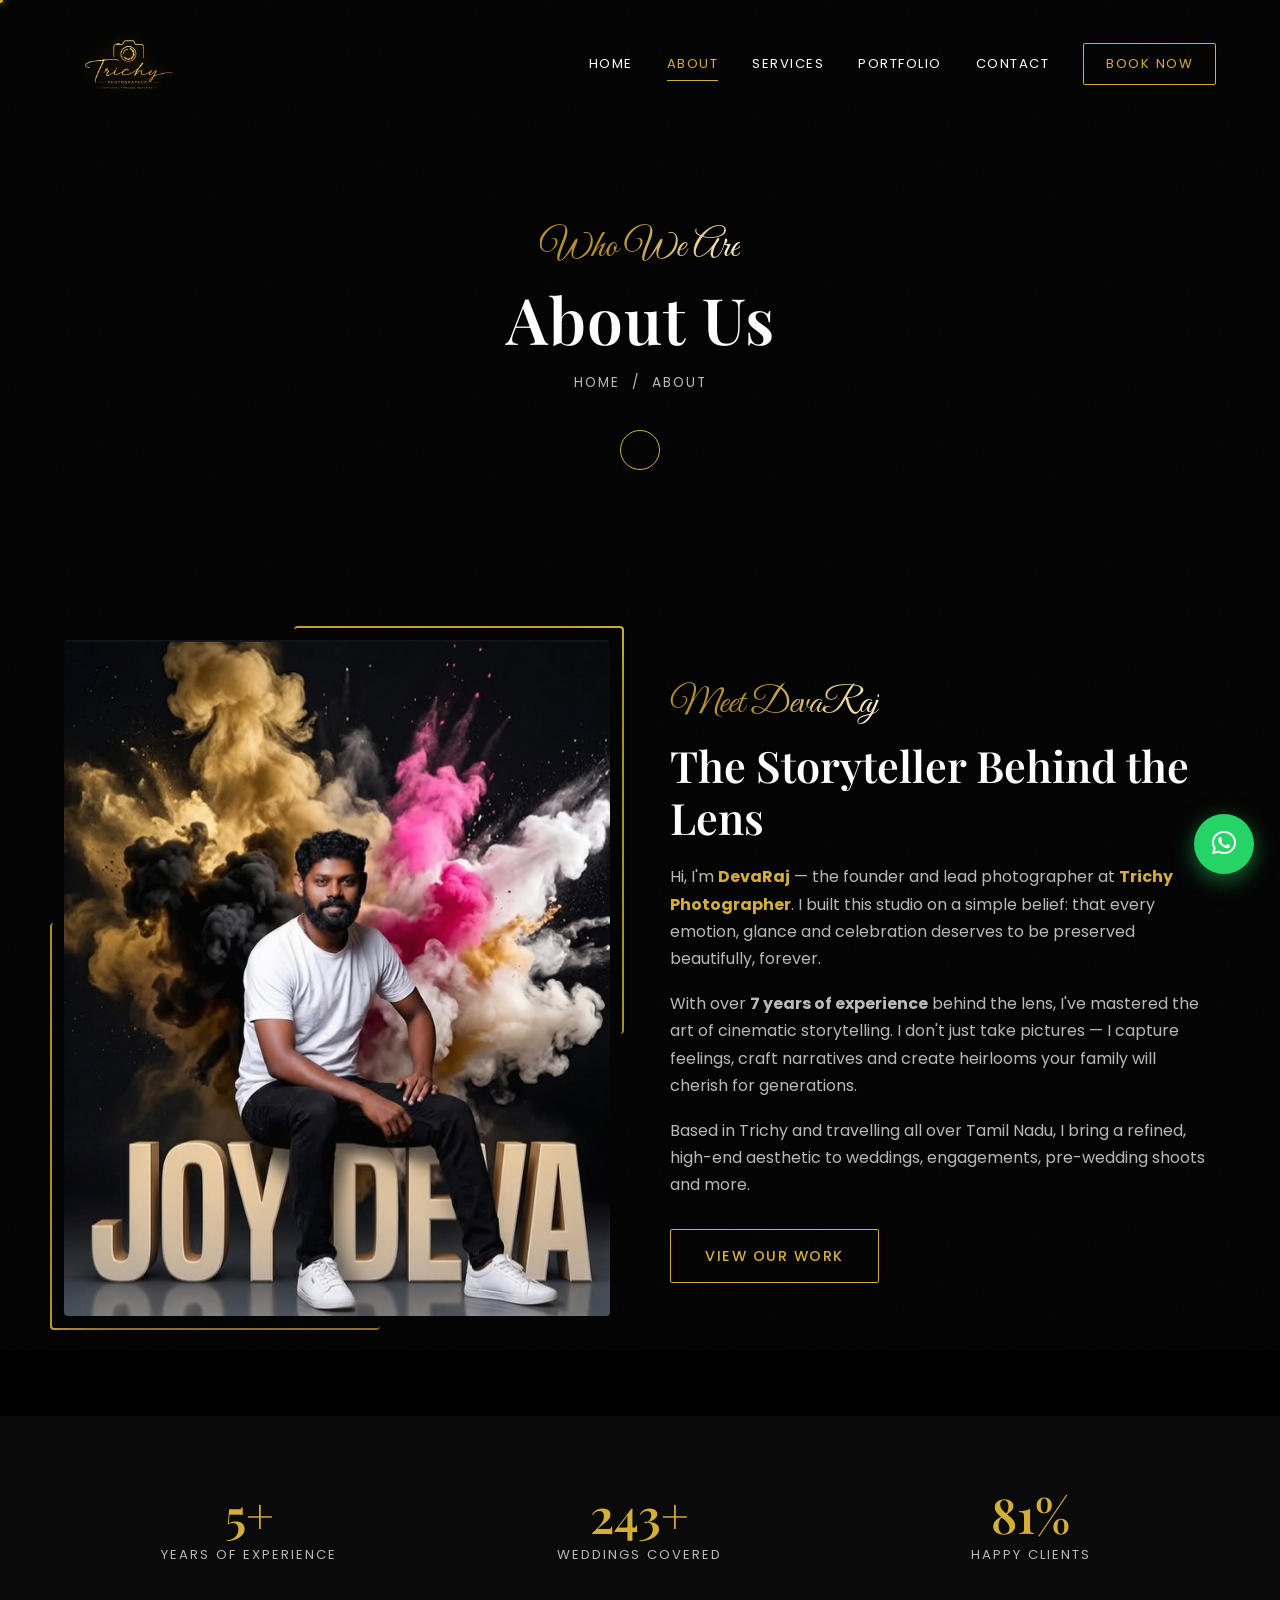
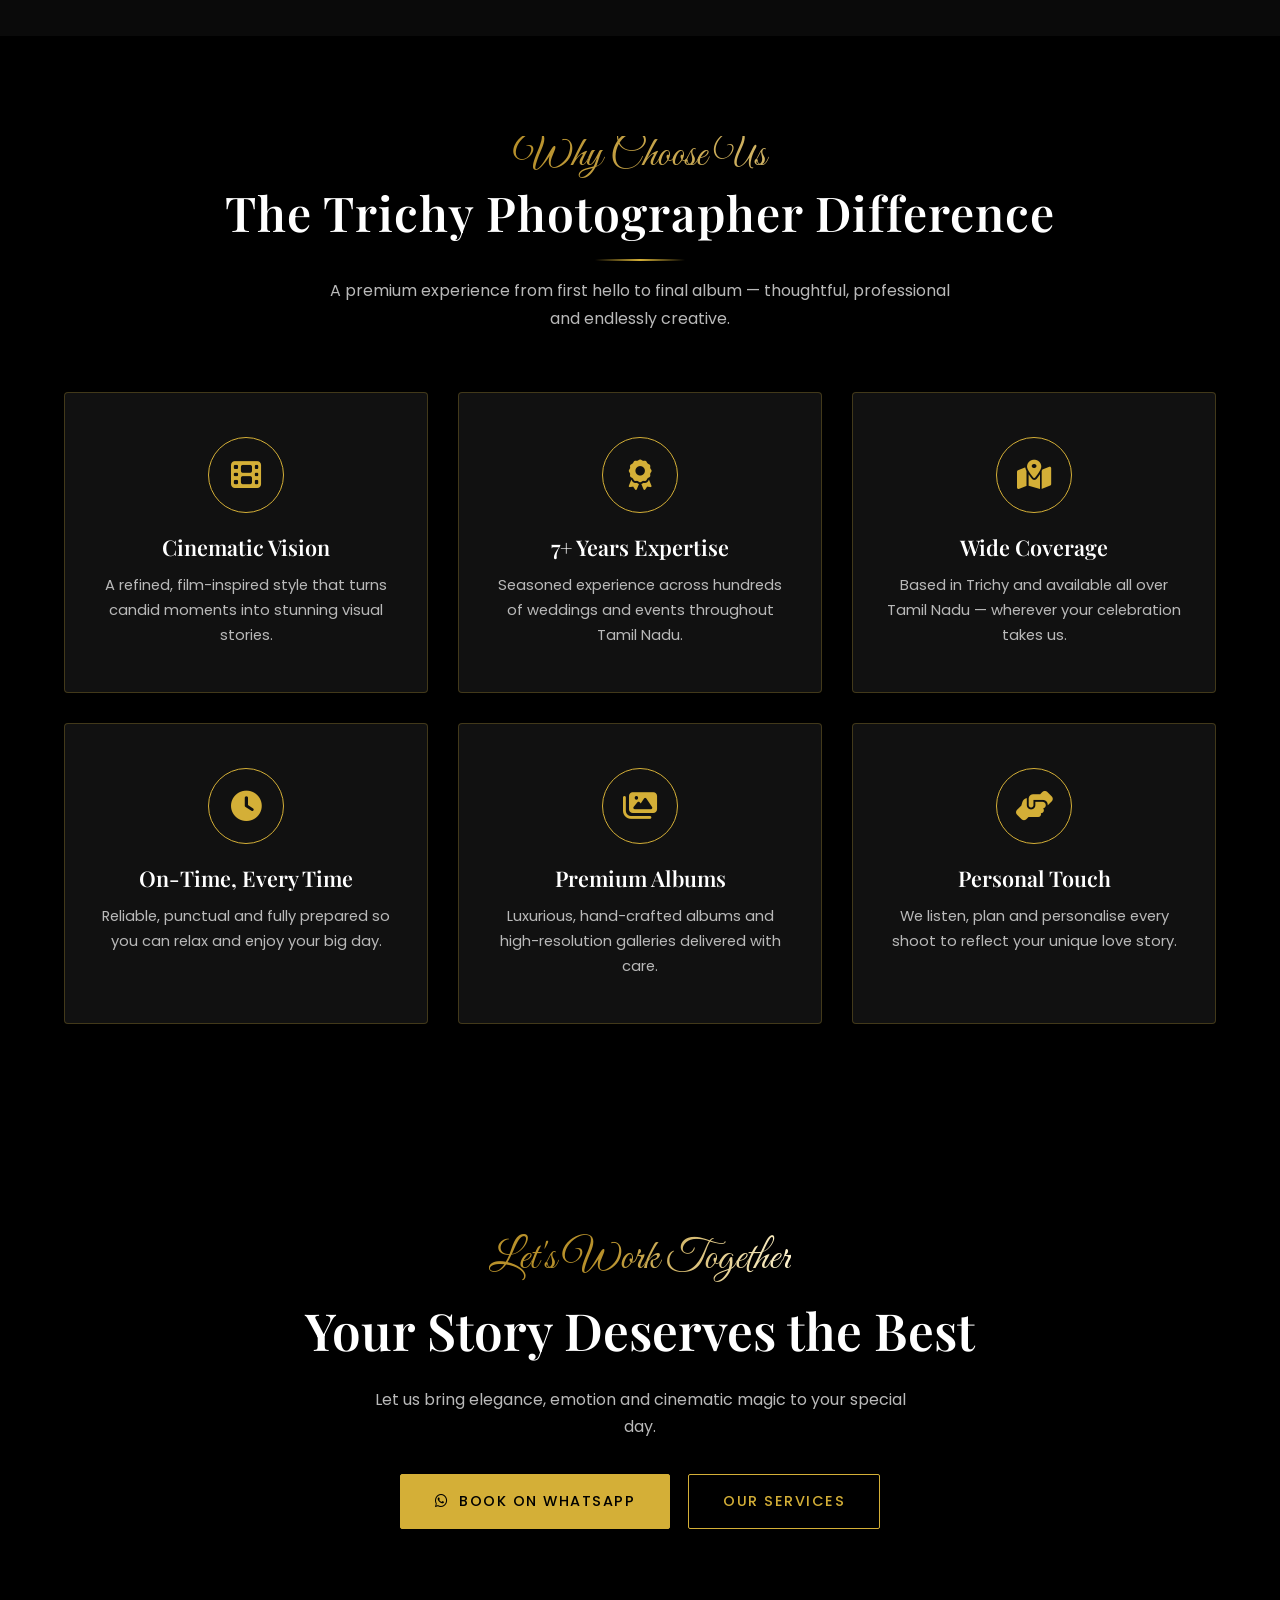
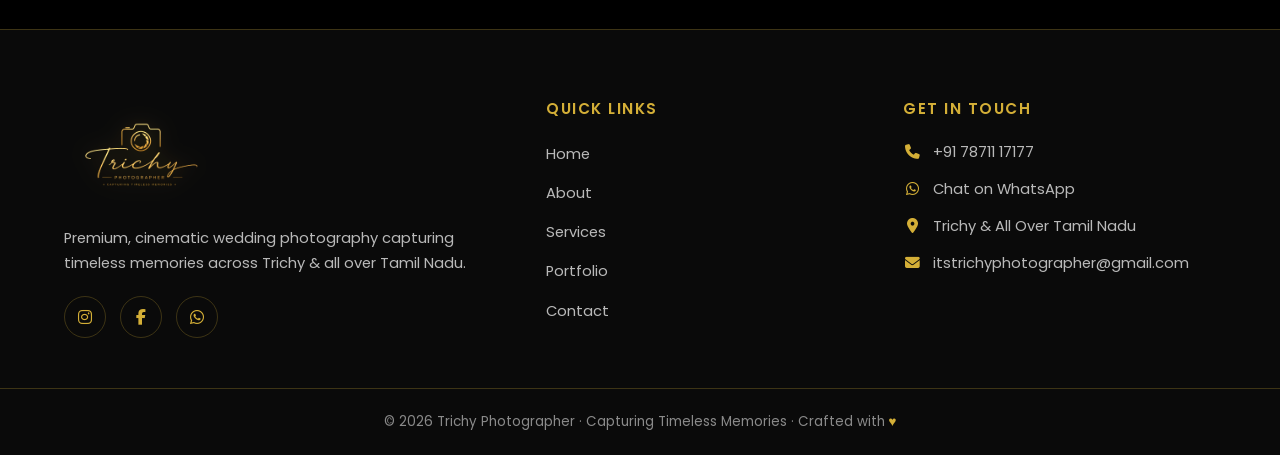
<file: about.html>
<!DOCTYPE html>
<html lang="en">
<head>
  <meta charset="UTF-8" />
  <meta name="viewport" content="width=device-width, initial-scale=1.0" />
  <title>About | Trichy Photographer — Premium Wedding Photography</title>
  <meta name="description" content="Meet Trichy Photographer — 7+ years of cinematic wedding photography experience covering Trichy and all over Tamil Nadu." />
  <link rel="icon" type="image/x-icon" href="images/trichy_favicon.ico" />
  <link rel="preconnect" href="https://fonts.googleapis.com" />
  <link rel="preconnect" href="https://fonts.gstatic.com" crossorigin />
  <link href="https://fonts.googleapis.com/css2?family=Great+Vibes&family=Playfair+Display:wght@500;600;700&family=Poppins:wght@300;400;500;600&display=swap" rel="stylesheet" />
  <link rel="stylesheet" href="https://cdnjs.cloudflare.com/ajax/libs/font-awesome/6.5.1/css/all.min.css" />
  <link rel="stylesheet" href="css/style.css" />
</head>
<body>
    <div class="preloader"><span class="loader-ring"></span><img class="loader-logo" src="images/logo_transparent.png" alt="Trichy Photographer" /></div>

  <!-- HEADER -->
  <header class="header">
    <div class="container nav">
      <a href="index.html" class="nav-logo"><img src="images/logo_transparent.png" alt="Trichy Photographer" /></a>
      <button class="nav-toggle" aria-label="Toggle menu"><span></span><span></span><span></span></button>
      <nav class="nav-menu">
        <a href="index.html">Home</a>
        <a href="about.html" class="active">About</a>
        <a href="services.html">Services</a>
        <a href="portfolio.html">Portfolio</a>
        <a href="contact.html">Contact</a>
        <a href="https://wa.me/917871117177?text=Hello%20Trichy%20Photographer!%20I%20am%20interested%20in%20your%20wedding%20photography%20services.%20Please%20share%20the%20availability%20and%20pricing%20details." class="nav-cta" target="_blank">Book Now</a>
      </nav>
    </div>
  </header>

  <!-- PAGE BANNER -->
  <section class="page-banner">
    <div class="hero-bg" style="background-image:url('https://images.unsplash.com/photo-1617627143750-d86bc21e42bb?auto=format&fit=crop&w=1920&q=80');"></div>
    <div>
      <span class="script reveal">Who We Are</span>
      <h1 class="reveal delay-1">About Us</h1>
      <div class="breadcrumb reveal delay-2"><a href="index.html">Home</a> &nbsp;/&nbsp; About</div>
    </div>
  </section>

  <!-- INTRO SPLIT -->
  <section>
    <div class="container split">
      <div class="split-img reveal">
        <img src="images/photographer_2.png" alt="DevaRaj — Founder & Lead Photographer" />
      </div>
      <div class="split-text reveal delay-1">
        <span class="script">Meet DevaRaj</span>
        <h2>The Storyteller Behind the Lens</h2>
        <p>Hi, I'm <strong style="color:var(--gold)">DevaRaj</strong> — the founder and lead photographer at <strong style="color:var(--gold)">Trichy Photographer</strong>. I built this studio on a simple belief: that every emotion, glance and celebration deserves to be preserved beautifully, forever.</p>
        <p>With over <strong>7 years of experience</strong> behind the lens, I've mastered the art of cinematic storytelling. I don't just take pictures — I capture feelings, craft narratives and create heirlooms your family will cherish for generations.</p>
        <p>Based in Trichy and travelling all over Tamil Nadu, I bring a refined, high-end aesthetic to weddings, engagements, pre-wedding shoots and more.</p>
        <a href="portfolio.html" class="btn btn-ghost">View Our Work</a>
      </div>
    </div>
  </section>

  <!-- STATS BAND -->
  <section style="background:var(--deep);padding:70px 0;">
    <div class="container">
      <div class="grid-3" style="gap:20px;text-align:center;">
        <div class="reveal">
          <h2 style="font-size:3rem;color:var(--gold);" data-count="7" data-suffix="+">0</h2>
          <p style="color:var(--grey);letter-spacing:2px;text-transform:uppercase;font-size:.82rem;">Years of Experience</p>
        </div>
        <div class="reveal delay-1">
          <h2 style="font-size:3rem;color:var(--gold);" data-count="300" data-suffix="+">0</h2>
          <p style="color:var(--grey);letter-spacing:2px;text-transform:uppercase;font-size:.82rem;">Weddings Covered</p>
        </div>
        <div class="reveal delay-2">
          <h2 style="font-size:3rem;color:var(--gold);" data-count="100" data-suffix="%">0</h2>
          <p style="color:var(--grey);letter-spacing:2px;text-transform:uppercase;font-size:.82rem;">Happy Clients</p>
        </div>
      </div>
    </div>
  </section>

  <!-- WHY CHOOSE US -->
  <section>
    <div class="container">
      <div class="section-head reveal">
        <span class="script">Why Choose Us</span>
        <h2>The Trichy Photographer Difference</h2>
        <div class="divider"></div>
        <p>A premium experience from first hello to final album — thoughtful, professional and endlessly creative.</p>
      </div>
      <div class="grid-3">
        <div class="service-card reveal">
          <div class="service-icon"><i class="fas fa-film"></i></div>
          <h3>Cinematic Vision</h3>
          <p>A refined, film-inspired style that turns candid moments into stunning visual stories.</p>
        </div>
        <div class="service-card reveal delay-1">
          <div class="service-icon"><i class="fas fa-award"></i></div>
          <h3>7+ Years Expertise</h3>
          <p>Seasoned experience across hundreds of weddings and events throughout Tamil Nadu.</p>
        </div>
        <div class="service-card reveal delay-2">
          <div class="service-icon"><i class="fas fa-map-location-dot"></i></div>
          <h3>Wide Coverage</h3>
          <p>Based in Trichy and available all over Tamil Nadu — wherever your celebration takes us.</p>
        </div>
        <div class="service-card reveal">
          <div class="service-icon"><i class="fas fa-clock"></i></div>
          <h3>On-Time, Every Time</h3>
          <p>Reliable, punctual and fully prepared so you can relax and enjoy your big day.</p>
        </div>
        <div class="service-card reveal delay-1">
          <div class="service-icon"><i class="fas fa-images"></i></div>
          <h3>Premium Albums</h3>
          <p>Luxurious, hand-crafted albums and high-resolution galleries delivered with care.</p>
        </div>
        <div class="service-card reveal delay-2">
          <div class="service-icon"><i class="fas fa-handshake-angle"></i></div>
          <h3>Personal Touch</h3>
          <p>We listen, plan and personalise every shoot to reflect your unique love story.</p>
        </div>
      </div>
    </div>
  </section>

  <!-- CTA BANNER -->
  <section class="cta-banner">
    <div class="hero-bg" style="background-image:url('https://images.unsplash.com/photo-1619516388835-2b60acc4049e?auto=format&fit=crop&w=1920&q=80');"></div>
    <div class="container">
      <span class="script reveal">Let's Work Together</span>
      <h2 class="reveal delay-1">Your Story Deserves the Best</h2>
      <p class="reveal delay-2">Let us bring elegance, emotion and cinematic magic to your special day.</p>
      <div class="hero-btns reveal delay-3">
        <a href="https://wa.me/917871117177?text=Hello%20Trichy%20Photographer!%20I%20am%20interested%20in%20your%20wedding%20photography%20services.%20Please%20share%20the%20availability%20and%20pricing%20details." target="_blank" class="btn btn-gold"><i class="fab fa-whatsapp"></i> Book on WhatsApp</a>
        <a href="services.html" class="btn btn-ghost">Our Services</a>
      </div>
    </div>
  </section>

  <!-- FOOTER -->
  <footer class="footer">
    <div class="container footer-grid">
      <div class="footer-col about">
        <div class="footer-logo"><img src="images/logo_transparent.png" alt="Trichy Photographer" /></div>
        <p>Premium, cinematic wedding photography capturing timeless memories across Trichy &amp; all over Tamil Nadu.</p>
        <div class="socials">
          <a href="https://instagram.com/trichyphotographer" target="_blank" aria-label="Instagram"><i class="fab fa-instagram"></i></a>
          <a href="https://facebook.com/trichyphotographer" target="_blank" aria-label="Facebook"><i class="fab fa-facebook-f"></i></a>
          <a href="https://wa.me/917871117177?text=Hello%20Trichy%20Photographer!%20I%20am%20interested%20in%20your%20wedding%20photography%20services.%20Please%20share%20the%20availability%20and%20pricing%20details." target="_blank" aria-label="WhatsApp"><i class="fab fa-whatsapp"></i></a>
        </div>
      </div>
      <div class="footer-col">
        <h4>Quick Links</h4>
        <ul>
          <li><a href="index.html">Home</a></li>
          <li><a href="about.html">About</a></li>
          <li><a href="services.html">Services</a></li>
          <li><a href="portfolio.html">Portfolio</a></li>
          <li><a href="contact.html">Contact</a></li>
        </ul>
      </div>
      <div class="footer-col">
        <h4>Get In Touch</h4>
        <ul class="footer-contact">
          <li><i class="fas fa-phone"></i> <a href="tel:+917871117177">+91 78711 17177</a></li>
          <li><i class="fab fa-whatsapp"></i> <a href="https://wa.me/917871117177?text=Hello%20Trichy%20Photographer!%20I%20am%20interested%20in%20your%20wedding%20photography%20services.%20Please%20share%20the%20availability%20and%20pricing%20details." target="_blank">Chat on WhatsApp</a></li>
          <li><i class="fas fa-location-dot"></i> Trichy &amp; All Over Tamil Nadu</li>
          <li><i class="fas fa-envelope"></i> itstrichyphotographer@gmail.com</li>
        </ul>
      </div>
    </div>
    <div class="footer-bottom">
      &copy; <span id="year"></span> Trichy Photographer · Capturing Timeless Memories · Crafted with <span style="color:var(--gold)">&#9829;</span>
    </div>
  </footer>

  <a href="https://wa.me/917871117177?text=Hello%20Trichy%20Photographer!%20I%20am%20interested%20in%20your%20wedding%20photography%20services.%20Please%20share%20the%20availability%20and%20pricing%20details." class="wa-float" target="_blank" aria-label="Chat on WhatsApp"><i class="fab fa-whatsapp"></i></a>
  <script src="js/script.js"></script>
</body>
</html>
</file>
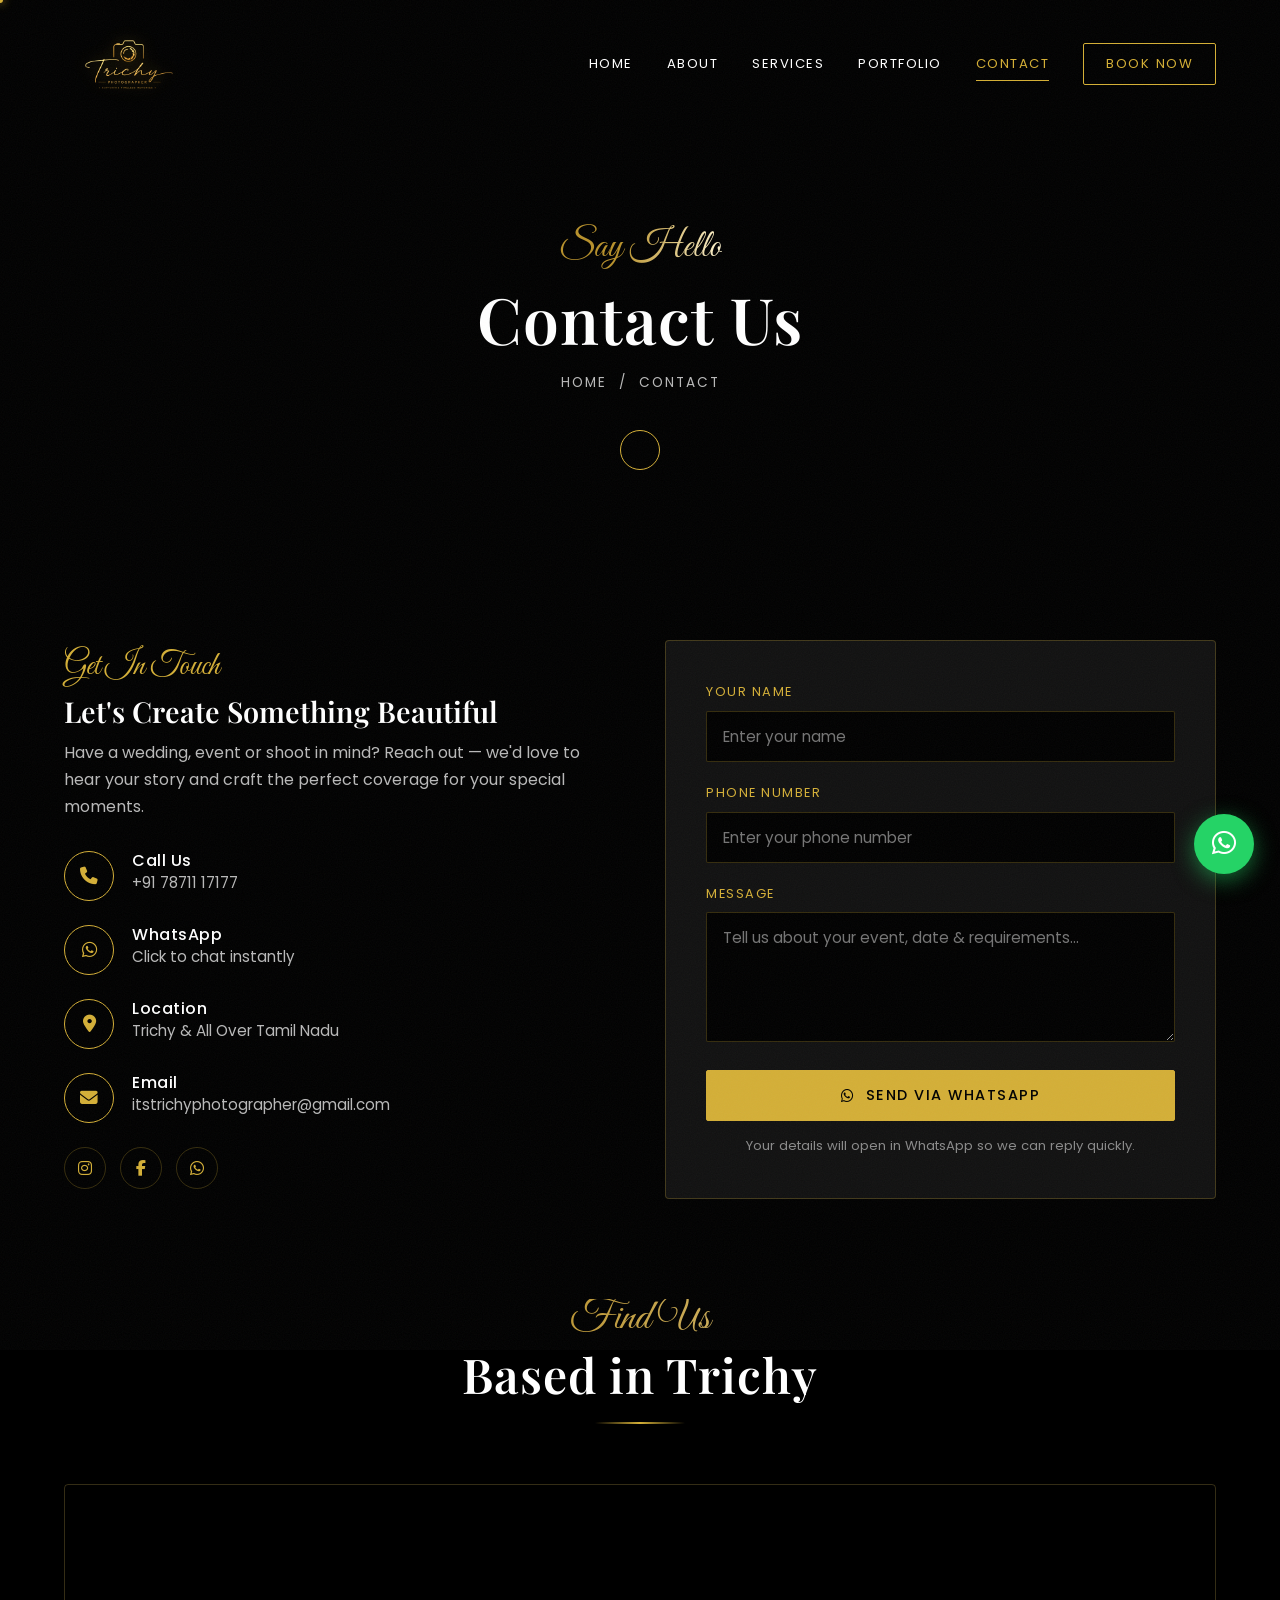
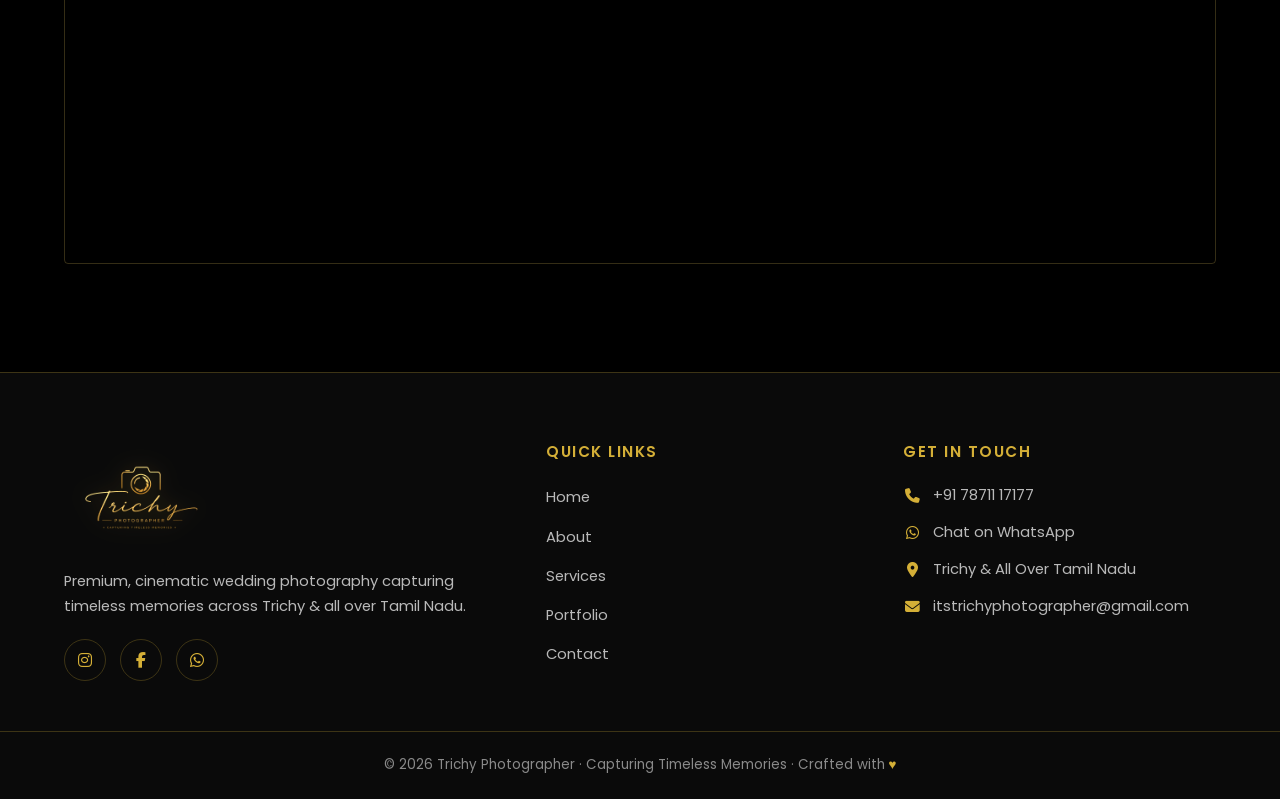
<file: contact.html>
<!DOCTYPE html>
<html lang="en">
<head>
  <meta charset="UTF-8" />
  <meta name="viewport" content="width=device-width, initial-scale=1.0" />
  <title>Contact | Trichy Photographer — Book Your Shoot</title>
  <meta name="description" content="Contact Trichy Photographer. Call +91 78711 17177, chat on WhatsApp, or send a message. Serving Trichy & all over Tamil Nadu." />
  <link rel="icon" type="image/x-icon" href="images/trichy_favicon.ico" />
  <link rel="preconnect" href="https://fonts.googleapis.com" />
  <link rel="preconnect" href="https://fonts.gstatic.com" crossorigin />
  <link href="https://fonts.googleapis.com/css2?family=Great+Vibes&family=Playfair+Display:wght@500;600;700&family=Poppins:wght@300;400;500;600&display=swap" rel="stylesheet" />
  <link rel="stylesheet" href="https://cdnjs.cloudflare.com/ajax/libs/font-awesome/6.5.1/css/all.min.css" />
  <link rel="stylesheet" href="css/style.css" />
</head>
<body>
    <div class="preloader"><span class="loader-ring"></span><img class="loader-logo" src="images/logo_transparent.png" alt="Trichy Photographer" /></div>

  <!-- HEADER -->
  <header class="header">
    <div class="container nav">
      <a href="index.html" class="nav-logo"><img src="images/logo_transparent.png" alt="Trichy Photographer" /></a>
      <button class="nav-toggle" aria-label="Toggle menu"><span></span><span></span><span></span></button>
      <nav class="nav-menu">
        <a href="index.html">Home</a>
        <a href="about.html">About</a>
        <a href="services.html">Services</a>
        <a href="portfolio.html">Portfolio</a>
        <a href="contact.html" class="active">Contact</a>
        <a href="https://wa.me/917871117177?text=Hello%20Trichy%20Photographer!%20I%20am%20interested%20in%20your%20wedding%20photography%20services.%20Please%20share%20the%20availability%20and%20pricing%20details." class="nav-cta" target="_blank">Book Now</a>
      </nav>
    </div>
  </header>

  <!-- PAGE BANNER -->
  <section class="page-banner">
    <div class="hero-bg" style="background-image:url('https://images.unsplash.com/photo-1650873329159-53682104c8a4?auto=format&fit=crop&w=1920&q=80');"></div>
    <div>
      <span class="script reveal">Say Hello</span>
      <h1 class="reveal delay-1">Contact Us</h1>
      <div class="breadcrumb reveal delay-2"><a href="index.html">Home</a> &nbsp;/&nbsp; Contact</div>
    </div>
  </section>

  <!-- CONTACT -->
  <section>
    <div class="container">
      <div class="contact-grid">
        <!-- Info -->
        <div class="contact-info reveal">
          <span class="script" style="color:var(--gold);font-family:var(--font-script);font-size:2rem;">Get In Touch</span>
          <h3>Let's Create Something Beautiful</h3>
          <p>Have a wedding, event or shoot in mind? Reach out — we'd love to hear your story and craft the perfect coverage for your special moments.</p>

          <div class="info-item">
            <div class="ico"><i class="fas fa-phone"></i></div>
            <div>
              <h4>Call Us</h4>
              <p><a href="tel:+917871117177">+91 78711 17177</a></p>
            </div>
          </div>
          <div class="info-item">
            <div class="ico"><i class="fab fa-whatsapp"></i></div>
            <div>
              <h4>WhatsApp</h4>
              <p><a href="https://wa.me/917871117177?text=Hello%20Trichy%20Photographer!%20I%20am%20interested%20in%20your%20wedding%20photography%20services.%20Please%20share%20the%20availability%20and%20pricing%20details." target="_blank">Click to chat instantly</a></p>
            </div>
          </div>
          <div class="info-item">
            <div class="ico"><i class="fas fa-location-dot"></i></div>
            <div>
              <h4>Location</h4>
              <p>Trichy &amp; All Over Tamil Nadu</p>
            </div>
          </div>
          <div class="info-item">
            <div class="ico"><i class="fas fa-envelope"></i></div>
            <div>
              <h4>Email</h4>
              <p><a href="mailto:itstrichyphotographer@gmail.com">itstrichyphotographer@gmail.com</a></p>
            </div>
          </div>

          <div class="socials" style="margin-top:24px;">
            <a href="https://instagram.com/trichyphotographer" target="_blank" aria-label="Instagram"><i class="fab fa-instagram"></i></a>
            <a href="https://facebook.com/trichyphotographer" target="_blank" aria-label="Facebook"><i class="fab fa-facebook-f"></i></a>
            <a href="https://wa.me/917871117177?text=Hello%20Trichy%20Photographer!%20I%20am%20interested%20in%20your%20wedding%20photography%20services.%20Please%20share%20the%20availability%20and%20pricing%20details." target="_blank" aria-label="WhatsApp"><i class="fab fa-whatsapp"></i></a>
          </div>
        </div>

        <!-- Form -->
        <div class="contact-form reveal delay-1">
          <form id="contactForm">
            <div class="field">
              <label for="name">Your Name</label>
              <input type="text" id="name" name="name" placeholder="Enter your name" required />
            </div>
            <div class="field">
              <label for="phone">Phone Number</label>
              <input type="tel" id="phone" name="phone" placeholder="Enter your phone number" required />
            </div>
            <div class="field">
              <label for="message">Message</label>
              <textarea id="message" name="message" placeholder="Tell us about your event, date &amp; requirements..." required></textarea>
            </div>
            <button type="submit" class="btn btn-gold" style="width:100%;justify-content:center;"><i class="fab fa-whatsapp"></i> Send via WhatsApp</button>
            <p class="form-note">Your details will open in WhatsApp so we can reply quickly.</p>
          </form>
        </div>
      </div>
    </div>
  </section>

  <!-- MAP -->
  <section style="padding-top:0;">
    <div class="container">
      <div class="section-head reveal">
        <span class="script">Find Us</span>
        <h2>Based in Trichy</h2>
        <div class="divider"></div>
      </div>
      <div class="map-wrap reveal">
        <iframe
          src="https://www.google.com/maps?q=Tiruchirappalli,Tamil+Nadu&output=embed"
          loading="lazy" referrerpolicy="no-referrer-when-downgrade"
          title="Trichy location map"></iframe>
      </div>
    </div>
  </section>

  <!-- FOOTER -->
  <footer class="footer">
    <div class="container footer-grid">
      <div class="footer-col about">
        <div class="footer-logo"><img src="images/logo_transparent.png" alt="Trichy Photographer" /></div>
        <p>Premium, cinematic wedding photography capturing timeless memories across Trichy &amp; all over Tamil Nadu.</p>
        <div class="socials">
          <a href="https://instagram.com/trichyphotographer" target="_blank" aria-label="Instagram"><i class="fab fa-instagram"></i></a>
          <a href="https://facebook.com/trichyphotographer" target="_blank" aria-label="Facebook"><i class="fab fa-facebook-f"></i></a>
          <a href="https://wa.me/917871117177?text=Hello%20Trichy%20Photographer!%20I%20am%20interested%20in%20your%20wedding%20photography%20services.%20Please%20share%20the%20availability%20and%20pricing%20details." target="_blank" aria-label="WhatsApp"><i class="fab fa-whatsapp"></i></a>
        </div>
      </div>
      <div class="footer-col">
        <h4>Quick Links</h4>
        <ul>
          <li><a href="index.html">Home</a></li>
          <li><a href="about.html">About</a></li>
          <li><a href="services.html">Services</a></li>
          <li><a href="portfolio.html">Portfolio</a></li>
          <li><a href="contact.html">Contact</a></li>
        </ul>
      </div>
      <div class="footer-col">
        <h4>Get In Touch</h4>
        <ul class="footer-contact">
          <li><i class="fas fa-phone"></i> <a href="tel:+917871117177">+91 78711 17177</a></li>
          <li><i class="fab fa-whatsapp"></i> <a href="https://wa.me/917871117177?text=Hello%20Trichy%20Photographer!%20I%20am%20interested%20in%20your%20wedding%20photography%20services.%20Please%20share%20the%20availability%20and%20pricing%20details." target="_blank">Chat on WhatsApp</a></li>
          <li><i class="fas fa-location-dot"></i> Trichy &amp; All Over Tamil Nadu</li>
          <li><i class="fas fa-envelope"></i> itstrichyphotographer@gmail.com</li>
        </ul>
      </div>
    </div>
    <div class="footer-bottom">
      &copy; <span id="year"></span> Trichy Photographer · Capturing Timeless Memories · Crafted with <span style="color:var(--gold)">&#9829;</span>
    </div>
  </footer>

  <a href="https://wa.me/917871117177?text=Hello%20Trichy%20Photographer!%20I%20am%20interested%20in%20your%20wedding%20photography%20services.%20Please%20share%20the%20availability%20and%20pricing%20details." class="wa-float" target="_blank" aria-label="Chat on WhatsApp"><i class="fab fa-whatsapp"></i></a>
  <script src="js/script.js"></script>
</body>
</html>
</file>
<file: css/style.css>
/* =============================================================
   TRICHY PHOTOGRAPHER — Premium Wedding Photography Website
   Theme: Black (#000) + Gold (#D4AF37)
   Fonts: Playfair Display (headings) · Great Vibes (script) · Poppins (body)
   ============================================================= */

/* ---------- 1. CSS VARIABLES ---------- */
:root {
  --black:        #000000;
  --deep:         #0a0a0a;
  --panel:        #111111;
  --panel-2:      #161616;
  --gold:         #d4af37;
  --gold-soft:    #e8c86a;
  --gold-deep:    #b8912b;
  --white:        #ffffff;
  --grey:         #b9b9b9;
  --grey-dim:     #8a8a8a;
  --line:         rgba(212, 175, 55, 0.25);

  --font-head:  'Playfair Display', Georgia, serif;
  --font-script:'Great Vibes', cursive;
  --font-body:  'Poppins', -apple-system, Segoe UI, sans-serif;

  --ease:       0.35s ease;
  --shadow-gold: 0 0 25px rgba(212, 175, 55, 0.35);
  --maxw: 1200px;
}

/* ---------- 2. RESET / BASE ---------- */
* { margin: 0; padding: 0; box-sizing: border-box; }

html { scroll-behavior: smooth; }

body {
  font-family: var(--font-body);
  background: var(--black);
  color: var(--white);
  line-height: 1.7;
  overflow-x: hidden;
  -webkit-font-smoothing: antialiased;
}

a { color: inherit; text-decoration: none; }
img { max-width: 100%; display: block; }
ul { list-style: none; }

h1, h2, h3, h4 { font-family: var(--font-head); font-weight: 600; line-height: 1.2; }

::selection { background: var(--gold); color: var(--black); }

/* Slim gold scrollbar */
::-webkit-scrollbar { width: 10px; }
::-webkit-scrollbar-track { background: var(--black); }
::-webkit-scrollbar-thumb { background: var(--gold-deep); border-radius: 6px; }

/* ---------- 3. LAYOUT HELPERS ---------- */
.container { width: 90%; max-width: var(--maxw); margin: 0 auto; }

section { padding: 100px 0; position: relative; }

.section-head { text-align: center; margin-bottom: 60px; }
.section-head .script {
  font-family: var(--font-script);
  color: var(--gold);
  font-size: clamp(1.8rem, 4vw, 2.6rem);
  display: block;
  line-height: 1;
}
.section-head h2 {
  font-size: clamp(2rem, 5vw, 3rem);
  margin-top: 6px;
  letter-spacing: 1px;
}
.section-head p { color: var(--grey); max-width: 620px; margin: 16px auto 0; }

/* Decorative gold divider */
.divider {
  width: 90px; height: 2px; margin: 18px auto 0;
  background: linear-gradient(90deg, transparent, var(--gold), transparent);
}
.divider.left { margin: 18px 0 0; }

/* ---------- 4. BUTTONS ---------- */
.btn {
  display: inline-flex; align-items: center; gap: 10px;
  padding: 14px 34px;
  font-family: var(--font-body); font-weight: 500; font-size: .9rem;
  letter-spacing: 1.5px; text-transform: uppercase;
  border-radius: 2px; cursor: pointer;
  transition: all var(--ease);
  border: 1.5px solid var(--gold);
}
.btn-gold { background: var(--gold); color: var(--black); }
.btn-gold:hover {
  background: transparent; color: var(--gold);
  box-shadow: var(--shadow-gold); transform: translateY(-3px);
}
.btn-ghost { background: transparent; color: var(--gold); }
.btn-ghost:hover {
  background: var(--gold); color: var(--black);
  box-shadow: var(--shadow-gold); transform: translateY(-3px);
}

/* ---------- 5. HEADER / NAV ---------- */
.header {
  position: fixed; top: 0; left: 0; width: 100%; z-index: 1000;
  padding: 22px 0;
  transition: background var(--ease), padding var(--ease), box-shadow var(--ease);
}
.header.scrolled {
  background: rgba(0, 0, 0, 0.92);
  padding: 12px 0;
  box-shadow: 0 6px 30px rgba(0, 0, 0, 0.6);
  border-bottom: 1px solid var(--line);
  backdrop-filter: blur(6px);
}
.nav { display: flex; align-items: center; justify-content: space-between; }
/* Transparent logo has built-in padding, so display it larger + add a gold glow to pop on dark */
.nav-logo img {
  height: 84px; transition: height var(--ease);
  filter: drop-shadow(0 0 8px rgba(212,175,55,.45)) brightness(1.12) contrast(1.06);
}
.header.scrolled .nav-logo img { height: 64px; }
.nav-logo:hover img { filter: drop-shadow(0 0 14px rgba(212,175,55,.75)) brightness(1.2) contrast(1.08); }

.nav-menu { display: flex; align-items: center; gap: 34px; }
.nav-menu a {
  font-size: .82rem; letter-spacing: 1.5px; text-transform: uppercase;
  font-weight: 400; color: var(--white); position: relative; padding: 4px 0;
  transition: color var(--ease);
}
.nav-menu a::after {
  content: ''; position: absolute; left: 0; bottom: -2px;
  width: 0; height: 1.5px; background: var(--gold); transition: width var(--ease);
}
.nav-menu a:hover, .nav-menu a.active { color: var(--gold); }
.nav-menu a:hover::after, .nav-menu a.active::after { width: 100%; }

.nav-menu .nav-cta {
  border: 1.5px solid var(--gold); color: var(--gold);
  padding: 9px 22px; border-radius: 2px;
}
.nav-menu .nav-cta::after { display: none; }
.nav-menu .nav-cta:hover { background: var(--gold); color: var(--black); }

/* Hamburger */
.nav-toggle {
  display: none; background: none; border: none; cursor: pointer;
  width: 34px; height: 26px; position: relative; z-index: 1100;
}
.nav-toggle span {
  position: absolute; left: 0; height: 2px; width: 100%;
  background: var(--gold); transition: all var(--ease);
}
.nav-toggle span:nth-child(1) { top: 2px; }
.nav-toggle span:nth-child(2) { top: 12px; }
.nav-toggle span:nth-child(3) { top: 22px; }
.nav-toggle.open span:nth-child(1) { top: 12px; transform: rotate(45deg); }
.nav-toggle.open span:nth-child(2) { opacity: 0; }
.nav-toggle.open span:nth-child(3) { top: 12px; transform: rotate(-45deg); }

/* ---------- 6. HERO ---------- */
.hero {
  min-height: 100vh; display: flex; align-items: center; justify-content: center;
  text-align: center; position: relative; overflow: hidden; padding: 120px 0 80px;
}
.hero-bg {
  position: absolute; inset: 0; z-index: -2;
  background-size: cover; background-position: center;
  background-attachment: fixed;
  transform: scale(1.05);
}
.hero::after { /* cinematic dark overlay */
  content: ''; position: absolute; inset: 0; z-index: -1;
  background: linear-gradient(180deg, rgba(0,0,0,.7) 0%, rgba(0,0,0,.55) 40%, rgba(0,0,0,.85) 100%);
}
.hero-inner { max-width: 860px; padding: 0 20px; }
.hero .script {
  font-family: var(--font-script); color: var(--gold);
  font-size: clamp(2rem, 6vw, 3.4rem); line-height: 1;
}
.hero h1 {
  font-size: clamp(2.6rem, 8vw, 5.2rem);
  letter-spacing: 1px; margin: 8px 0 18px; text-shadow: 0 4px 30px rgba(0,0,0,.6);
}
.hero p {
  color: var(--grey); font-size: clamp(1rem, 2.4vw, 1.25rem);
  letter-spacing: 2px; text-transform: uppercase; font-weight: 300; margin-bottom: 40px;
}
.hero-btns { display: flex; gap: 18px; justify-content: center; flex-wrap: wrap; }

.scroll-cue {
  position: absolute; bottom: 28px; left: 50%; transform: translateX(-50%);
  color: var(--gold); font-size: 1.4rem; animation: bounce 2s infinite;
}
@keyframes bounce { 0%,100%{transform:translate(-50%,0)} 50%{transform:translate(-50%,10px)} }

/* Hero two-column variant featuring the photographer */
.hero-grid {
  display: grid; grid-template-columns: 1.05fr .95fr; gap: 60px;
  align-items: center; width: 90%; max-width: 1180px; margin: 0 auto; text-align: left;
  position: relative; z-index: 2; /* keep content above decorative rings & particles */
}
.hero-grid .hero-text { max-width: 560px; }
.hero-grid .hero-text .hero-btns { justify-content: flex-start; }
.hero-credit {
  display: inline-flex; align-items: center; gap: 12px; margin-top: 30px;
  color: var(--grey); font-size: .9rem; letter-spacing: .5px;
}
.hero-credit .line { width: 40px; height: 1px; background: var(--gold); }
.hero-credit b { color: var(--gold); font-weight: 500; }

/* Framed photographer portrait */
.hero-portrait { position: relative; justify-self: center; max-width: 440px; width: 100%; }
.hero-portrait .frame {
  position: relative; border-radius: 6px; overflow: hidden;
  border: 1px solid var(--line); box-shadow: 0 30px 70px rgba(0,0,0,.65);
}
.hero-portrait .frame img { width: 100%; display: block; transition: transform .8s ease; }
.hero-portrait:hover .frame img { transform: scale(1.05); }
.hero-portrait .frame::after { /* subtle gold vignette */
  content: ''; position: absolute; inset: 0;
  background: linear-gradient(180deg, transparent 55%, rgba(0,0,0,.55));
}
/* offset gold corner accents */
.hero-portrait::before, .hero-portrait::after {
  content: ''; position: absolute; width: 64px; height: 64px; z-index: 2;
}
.hero-portrait::before { top: -12px; left: -12px; border-top: 2px solid var(--gold); border-left: 2px solid var(--gold); }
.hero-portrait::after { bottom: -12px; right: -12px; border-bottom: 2px solid var(--gold); border-right: 2px solid var(--gold); }
/* floating name badge */
.hero-badge {
  position: absolute; left: -18px; bottom: 28px; z-index: 3;
  background: rgba(10,10,10,.85); backdrop-filter: blur(6px);
  border: 1px solid var(--gold); border-radius: 4px; padding: 12px 20px;
  box-shadow: var(--shadow-gold);
}
.hero-badge .name {
  display: block; font-family: var(--font-head); font-weight: 700; color: var(--gold);
  font-size: 1.5rem; line-height: 1; letter-spacing: 3px; text-transform: uppercase;
}
.hero-badge span { display: block; color: var(--grey); font-size: .66rem; letter-spacing: 2.5px; text-transform: uppercase; margin-top: 6px; }
/* floating experience chip */
.hero-chip {
  position: absolute; right: -16px; top: 22px; z-index: 3;
  background: var(--gold); color: var(--black); border-radius: 50%;
  width: 92px; height: 92px; display: grid; place-content: center; text-align: center;
  box-shadow: var(--shadow-gold); animation: floaty 3.5s ease-in-out infinite;
}
.hero-chip b { font-family: var(--font-head); font-size: 1.6rem; line-height: 1; }
.hero-chip span { font-size: .58rem; letter-spacing: 1.5px; text-transform: uppercase; font-weight: 600; }
@keyframes floaty { 0%,100%{ transform: translateY(0);} 50%{ transform: translateY(-10px);} }

/* Page banner (for interior pages) */
.page-banner {
  min-height: 60vh; display: flex; align-items: center; justify-content: center;
  text-align: center; position: relative; overflow: hidden; padding: 160px 0 90px;
}
.page-banner .hero-bg { background-attachment: fixed; }
.page-banner::after {
  content: ''; position: absolute; inset: 0; z-index: -1;
  background: linear-gradient(180deg, rgba(0,0,0,.75), rgba(0,0,0,.85));
}
.page-banner .script { font-family: var(--font-script); color: var(--gold); font-size: clamp(1.6rem,4vw,2.4rem); }
.page-banner h1 { font-size: clamp(2.4rem, 6vw, 4rem); letter-spacing: 1px; }
.breadcrumb { margin-top: 14px; color: var(--grey); font-size: .85rem; letter-spacing: 2px; text-transform: uppercase; }
.breadcrumb a:hover { color: var(--gold); }

/* ---------- 7. ABOUT PREVIEW / SPLIT ---------- */
.split {
  display: grid; grid-template-columns: 1fr 1fr; gap: 60px; align-items: center;
}
.split-img { position: relative; }
.split-img img {
  width: 100%; height: 100%; object-fit: cover; border-radius: 4px;
  box-shadow: 0 20px 60px rgba(0,0,0,.6);
}
.split-img::before { /* gold frame accent */
  content: ''; position: absolute; inset: -14px -14px auto auto;
  width: 60%; height: 60%; border-top: 2px solid var(--gold); border-right: 2px solid var(--gold);
  border-radius: 4px; z-index: -1;
}
.split-img::after {
  content: ''; position: absolute; inset: auto auto -14px -14px;
  width: 60%; height: 60%; border-bottom: 2px solid var(--gold); border-left: 2px solid var(--gold);
  border-radius: 4px; z-index: -1;
}
.split-text .script { font-family: var(--font-script); color: var(--gold); font-size: clamp(1.6rem,4vw,2.3rem); }
.split-text h2 { font-size: clamp(1.8rem, 4vw, 2.7rem); margin: 4px 0 20px; }
.split-text p { color: var(--grey); margin-bottom: 18px; }
.split-text .btn { margin-top: 12px; }

/* Stats row */
.stats { display: flex; gap: 40px; flex-wrap: wrap; margin: 26px 0; }
.stat h3 { font-size: 2.4rem; color: var(--gold); }
.stat span { color: var(--grey-dim); font-size: .8rem; letter-spacing: 1.5px; text-transform: uppercase; }

/* ---------- 8. SERVICE CARDS ---------- */
.grid-3 { display: grid; grid-template-columns: repeat(3, 1fr); gap: 30px; }

.service-card {
  background: var(--panel); border: 1px solid var(--line);
  padding: 44px 30px; text-align: center; border-radius: 4px;
  transition: transform var(--ease), box-shadow var(--ease), border-color var(--ease);
  position: relative; overflow: hidden;
}
.service-card::before {
  content: ''; position: absolute; top: 0; left: 0; width: 100%; height: 3px;
  background: linear-gradient(90deg, var(--gold-deep), var(--gold-soft));
  transform: scaleX(0); transform-origin: left; transition: transform var(--ease);
}
.service-card:hover { transform: translateY(-10px); box-shadow: 0 20px 50px rgba(0,0,0,.6); border-color: var(--gold); }
.service-card:hover::before { transform: scaleX(1); }
.service-icon {
  width: 76px; height: 76px; margin: 0 auto 22px; border-radius: 50%;
  display: grid; place-items: center; font-size: 1.9rem; color: var(--gold);
  border: 1.5px solid var(--gold); transition: all var(--ease);
}
.service-card:hover .service-icon { background: var(--gold); color: var(--black); box-shadow: var(--shadow-gold); }
.service-card h3 { font-size: 1.35rem; margin-bottom: 12px; }
.service-card p { color: var(--grey); font-size: .92rem; }

/* Service cards with image (services.html) */
.service-photo {
  position: relative; border-radius: 4px; overflow: hidden; border: 1px solid var(--line);
  background: var(--panel);
}
.service-photo .photo-wrap { height: 260px; overflow: hidden; }
.service-photo img { width: 100%; height: 100%; object-fit: cover; transition: transform .6s ease; }
.service-photo:hover img { transform: scale(1.12); }
.service-photo .body { padding: 26px 26px 30px; }
.service-photo .body h3 { font-size: 1.35rem; margin-bottom: 10px; color: var(--white); }
.service-photo .body .icon { color: var(--gold); font-size: 1.1rem; margin-bottom: 6px; }
.service-photo .body p { color: var(--grey); font-size: .92rem; }
.service-photo::after {
  content: ''; position: absolute; inset: 0; border: 2px solid transparent;
  border-radius: 4px; transition: border-color var(--ease); pointer-events: none;
}
.service-photo:hover::after { border-color: var(--gold); }

/* ---------- 9. PORTFOLIO ---------- */
.filter-bar { display: flex; justify-content: center; gap: 12px; flex-wrap: wrap; margin-bottom: 44px; }
.filter-btn {
  background: transparent; border: 1px solid var(--line); color: var(--grey);
  padding: 9px 24px; border-radius: 2px; cursor: pointer; font-family: var(--font-body);
  font-size: .8rem; letter-spacing: 1.5px; text-transform: uppercase; transition: all var(--ease);
}
.filter-btn:hover, .filter-btn.active { background: var(--gold); color: var(--black); border-color: var(--gold); }

/* Masonry via CSS columns */
.masonry { columns: 3; column-gap: 18px; }
.masonry .tile { break-inside: avoid; margin-bottom: 18px; }

.gallery-grid { display: grid; grid-template-columns: repeat(3, 1fr); gap: 18px; }

.tile {
  position: relative; overflow: hidden; border-radius: 4px; cursor: pointer;
  border: 1px solid transparent; transition: border-color var(--ease);
}
.tile img { width: 100%; transition: transform .7s ease; display: block; }
.tile::after {
  content: ''; position: absolute; inset: 0;
  background: linear-gradient(180deg, transparent 40%, rgba(0,0,0,.8));
  opacity: 0; transition: opacity var(--ease);
}
.tile .tile-cap {
  position: absolute; left: 20px; bottom: 16px; z-index: 2;
  opacity: 0; transform: translateY(14px); transition: all var(--ease);
}
.tile .tile-cap span { color: var(--gold); font-size: .72rem; letter-spacing: 2px; text-transform: uppercase; }
.tile .tile-cap h4 { color: var(--white); font-size: 1.15rem; }
.tile:hover { border-color: var(--gold); }
.tile:hover img { transform: scale(1.14); }
.tile:hover::after { opacity: 1; }
.tile:hover .tile-cap { opacity: 1; transform: translateY(0); }
.tile .zoom-ico {
  position: absolute; top: 50%; left: 50%; transform: translate(-50%,-50%) scale(.6);
  color: var(--gold); font-size: 1.6rem; opacity: 0; transition: all var(--ease); z-index: 2;
}
.tile:hover .zoom-ico { opacity: 1; transform: translate(-50%,-50%) scale(1); }
.tile.hide { display: none; }

/* Lightbox */
.lightbox {
  position: fixed; inset: 0; z-index: 3000; background: rgba(0,0,0,.95);
  display: none; align-items: center; justify-content: center; padding: 30px;
}
.lightbox.open { display: flex; }
.lightbox img { max-width: 90%; max-height: 85vh; border-radius: 4px; box-shadow: 0 0 60px rgba(0,0,0,.9); }
.lightbox .lb-close, .lightbox .lb-nav {
  position: absolute; color: var(--gold); background: rgba(0,0,0,.4);
  border: 1px solid var(--line); width: 52px; height: 52px; border-radius: 50%;
  font-size: 1.4rem; cursor: pointer; display: grid; place-items: center; transition: all var(--ease);
}
.lightbox .lb-close { top: 26px; right: 26px; }
.lightbox .lb-nav.prev { left: 26px; top: 50%; transform: translateY(-50%); }
.lightbox .lb-nav.next { right: 26px; top: 50%; transform: translateY(-50%); }
.lightbox .lb-close:hover, .lightbox .lb-nav:hover { background: var(--gold); color: var(--black); }

/* ---------- 10. TESTIMONIALS SLIDER ---------- */
.testimonials { background: var(--deep); }
.slider { max-width: 800px; margin: 0 auto; position: relative; overflow: hidden; }
.slides { display: flex; transition: transform .6s ease; }
.slide { min-width: 100%; text-align: center; padding: 10px 30px; }
.slide .quote-mark { font-family: var(--font-head); font-size: 4rem; color: var(--gold); line-height: .5; }
.slide p { color: var(--grey); font-size: 1.12rem; font-style: italic; margin: 20px 0 26px; }
.slide .stars { color: var(--gold); letter-spacing: 3px; margin-bottom: 14px; }
.slide h4 { color: var(--white); font-size: 1.15rem; }
.slide span { color: var(--grey-dim); font-size: .82rem; letter-spacing: 1.5px; text-transform: uppercase; }
.slider-dots { display: flex; gap: 10px; justify-content: center; margin-top: 34px; }
.slider-dots button {
  width: 11px; height: 11px; border-radius: 50%; border: 1px solid var(--gold);
  background: transparent; cursor: pointer; transition: all var(--ease); padding: 0;
}
.slider-dots button.active { background: var(--gold); box-shadow: var(--shadow-gold); }

/* ---------- 11. CTA BANNER ---------- */
.cta-banner {
  text-align: center; position: relative; overflow: hidden;
}
.cta-banner .hero-bg { background-attachment: fixed; }
.cta-banner::after {
  content: ''; position: absolute; inset: 0; z-index: -1;
  background: rgba(0,0,0,.82);
}
.cta-banner .script { font-family: var(--font-script); color: var(--gold); font-size: clamp(1.8rem,4vw,2.6rem); }
.cta-banner h2 { font-size: clamp(2rem, 5vw, 3.2rem); margin: 6px 0 24px; }
.cta-banner p { color: var(--grey); max-width: 560px; margin: 0 auto 34px; }
.cta-banner .hero-btns { display: flex; gap: 18px; justify-content: center; flex-wrap: wrap; }

/* ---------- 12. CONTACT ---------- */
.contact-grid { display: grid; grid-template-columns: 1fr 1fr; gap: 50px; }
.contact-info h3 { font-size: 1.8rem; margin-bottom: 10px; }
.contact-info > p { color: var(--grey); margin-bottom: 30px; }
.info-item { display: flex; gap: 18px; align-items: flex-start; margin-bottom: 24px; }
.info-item .ico {
  min-width: 50px; height: 50px; border-radius: 50%; border: 1.5px solid var(--gold);
  color: var(--gold); display: grid; place-items: center; font-size: 1.1rem; transition: all var(--ease);
}
.info-item:hover .ico { background: var(--gold); color: var(--black); }
.info-item h4 { font-family: var(--font-body); font-weight: 500; font-size: 1rem; letter-spacing: .5px; }
.info-item p, .info-item a { color: var(--grey); font-size: .95rem; }
.info-item a:hover { color: var(--gold); }

.contact-form { background: var(--panel); padding: 40px; border: 1px solid var(--line); border-radius: 4px; }
.contact-form .field { margin-bottom: 20px; }
.contact-form label { display: block; font-size: .8rem; letter-spacing: 1.5px; text-transform: uppercase; color: var(--gold); margin-bottom: 8px; }
.contact-form input, .contact-form textarea {
  width: 100%; background: var(--black); border: 1px solid var(--line);
  color: var(--white); padding: 13px 16px; border-radius: 2px; font-family: var(--font-body);
  font-size: .95rem; transition: border-color var(--ease), box-shadow var(--ease);
}
.contact-form input:focus, .contact-form textarea:focus {
  outline: none; border-color: var(--gold); box-shadow: 0 0 0 3px rgba(212,175,55,.12);
}
.contact-form textarea { resize: vertical; min-height: 130px; }
.form-note { font-size: .82rem; color: var(--grey-dim); margin-top: 14px; text-align: center; }

.map-wrap { margin-top: 0; }
.map-wrap iframe {
  width: 100%; height: 380px; border: 1px solid var(--line); border-radius: 4px; filter: grayscale(.3) contrast(1.1);
}

/* ---------- 13. FLOATING WHATSAPP ---------- */
.wa-float {
  position: fixed; bottom: 26px; right: 26px; z-index: 1500;
  width: 60px; height: 60px; border-radius: 50%; background: #25d366;
  display: grid; place-items: center; color: #fff; font-size: 1.7rem;
  box-shadow: 0 6px 22px rgba(37,211,102,.5); transition: transform var(--ease);
  animation: wa-pulse 2.4s infinite;
}
.wa-float:hover { transform: scale(1.12); }
@keyframes wa-pulse {
  0% { box-shadow: 0 0 0 0 rgba(37,211,102,.5); }
  70% { box-shadow: 0 0 0 18px rgba(37,211,102,0); }
  100% { box-shadow: 0 0 0 0 rgba(37,211,102,0); }
}

/* ---------- 14. FOOTER ---------- */
.footer { background: var(--deep); border-top: 1px solid var(--line); padding: 70px 0 0; }
.footer-grid { display: grid; grid-template-columns: 1.4fr 1fr 1fr; gap: 44px; padding-bottom: 50px; }
.footer-logo img {
  height: 108px; margin-bottom: 18px; margin-left: -6px;
  filter: drop-shadow(0 0 10px rgba(212,175,55,.4)) brightness(1.12) contrast(1.06);
}
.footer-col p { color: var(--grey); font-size: .92rem; margin-bottom: 20px; }
.footer-col h4 {
  font-family: var(--font-body); font-weight: 600; letter-spacing: 1.5px;
  text-transform: uppercase; font-size: .95rem; color: var(--gold); margin-bottom: 22px;
}
.footer-col ul li { margin-bottom: 12px; }
.footer-col ul li a { color: var(--grey); font-size: .92rem; transition: all var(--ease); }
.footer-col ul li a:hover { color: var(--gold); padding-left: 6px; }
.footer-contact li { display: flex; align-items: center; gap: 12px; color: var(--grey); font-size: .92rem; margin-bottom: 14px; }
.footer-contact li i { color: var(--gold); width: 18px; text-align: center; flex-shrink: 0; }
.footer-contact li a { word-break: break-word; }
.socials { display: flex; gap: 14px; margin-top: 6px; }
.socials a {
  width: 42px; height: 42px; border-radius: 50%; border: 1px solid var(--line);
  display: grid; place-items: center; color: var(--gold); transition: all var(--ease);
}
.socials a:hover { background: var(--gold); color: var(--black); transform: translateY(-4px); box-shadow: var(--shadow-gold); }
.footer-bottom {
  border-top: 1px solid var(--line); text-align: center; padding: 22px 0;
  color: var(--grey-dim); font-size: .84rem;
}
.footer-bottom a { color: var(--gold); }

/* ---------- 15. SCROLL REVEAL ANIMATION ---------- */
.reveal { opacity: 0; transform: translateY(40px); transition: opacity .8s ease, transform .8s ease; }
.reveal.visible { opacity: 1; transform: translateY(0); }
.reveal.delay-1 { transition-delay: .12s; }
.reveal.delay-2 { transition-delay: .24s; }
.reveal.delay-3 { transition-delay: .36s; }

/* ---------- 16. MOTION & GRAPHICS ENHANCEMENTS ---------- */

/* Scroll progress bar (top gold line) */
.scroll-progress {
  position: fixed; top: 0; left: 0; height: 3px; width: 0%;
  background: linear-gradient(90deg, var(--gold-deep), var(--gold-soft), var(--gold));
  z-index: 2000; box-shadow: 0 0 12px rgba(212,175,55,.7);
  transition: width .1s linear;
}

/* Floating gold "bokeh" particles (injected into hero/banner sections) */
.bokeh-layer { position: absolute; inset: 0; overflow: hidden; z-index: -1; pointer-events: none; }
.bokeh {
  position: absolute; bottom: -60px; border-radius: 50%;
  background: radial-gradient(circle at 30% 30%, rgba(232,200,106,.9), rgba(212,175,55,.15) 60%, transparent 70%);
  filter: blur(1px); opacity: 0; animation: floatUp linear infinite;
}
@keyframes floatUp {
  0%   { transform: translateY(0) scale(1); opacity: 0; }
  10%  { opacity: .8; }
  90%  { opacity: .5; }
  100% { transform: translateY(-115vh) scale(1.25); opacity: 0; }
}

/* Shimmer sweep across gold script text */
.script, .hero h1 { position: relative; }
.hero .script, .section-head .script, .page-banner .script, .cta-banner .script, .split-text .script {
  background: linear-gradient(100deg, var(--gold-deep) 20%, #fff4cf 50%, var(--gold-deep) 80%);
  background-size: 200% auto;
  -webkit-background-clip: text; background-clip: text;
  -webkit-text-fill-color: transparent; color: transparent;
  animation: shimmer 5s linear infinite;
}
@keyframes shimmer { to { background-position: 200% center; } }

/* Moving marquee strip */
.marquee {
  background: var(--deep); border-top: 1px solid var(--line); border-bottom: 1px solid var(--line);
  padding: 26px 0; overflow: hidden; white-space: nowrap;
}
.marquee-track { display: inline-flex; gap: 46px; animation: marquee 26s linear infinite; will-change: transform; }
.marquee:hover .marquee-track { animation-play-state: paused; }
.marquee span {
  font-family: var(--font-head); font-size: clamp(1.4rem, 3vw, 2.2rem); font-style: italic;
  color: transparent; -webkit-text-stroke: 1px var(--gold); letter-spacing: 1px;
  display: inline-flex; align-items: center; gap: 46px;
}
.marquee span i { -webkit-text-stroke: 0; color: var(--gold); font-size: .7em; font-style: normal; }
.marquee span.fill { color: var(--gold); -webkit-text-stroke: 0; }
@keyframes marquee { from { transform: translateX(0); } to { transform: translateX(-50%); } }

/* Floating decorative aperture / ring outlines that drift on scroll */
.deco {
  position: absolute; border: 1.5px solid var(--line); border-radius: 50%;
  pointer-events: none; z-index: 0; opacity: .5;
}
.deco.spin { animation: spin 22s linear infinite; }
.deco.spin.rev { animation-direction: reverse; }
@keyframes spin { to { transform: rotate(360deg); } }

/* Back-to-top button */
.back-top {
  position: fixed; bottom: 98px; right: 26px; z-index: 1500;
  width: 48px; height: 48px; border-radius: 50%;
  background: transparent; border: 1.5px solid var(--gold); color: var(--gold);
  display: grid; place-items: center; cursor: pointer; font-size: 1rem;
  opacity: 0; visibility: hidden; transform: translateY(20px);
  transition: all var(--ease);
}
.back-top.show { opacity: 1; visibility: visible; transform: translateY(0); }
.back-top:hover { background: var(--gold); color: var(--black); box-shadow: var(--shadow-gold); }

/* 3D tilt cards — smooth transform */
.tilt { transform-style: preserve-3d; transition: transform .15s ease; will-change: transform; }

/* Zoom-in reveal variant */
.reveal.zoom { transform: translateY(40px) scale(.94); }
.reveal.zoom.visible { transform: translateY(0) scale(1); }

/* Respect reduced-motion preference */
@media (prefers-reduced-motion: reduce) {
  .bokeh, .marquee-track, .deco.spin, .hero .script, .section-head .script,
  .page-banner .script, .cta-banner .script, .split-text .script, .wa-float,
  .grain, .hero-chip, .ornament .diamond, .preloader .loader-logo, .preloader .loader-ring { animation: none !important; }
  .hero-bg { background-attachment: scroll !important; }
}

/* ---------- 17. PREMIUM WOW ELEMENTS ---------- */

/* Preloader — logo + spinning gold aperture ring */
.preloader {
  position: fixed; inset: 0; z-index: 5000; background: var(--black);
  display: grid; place-items: center; transition: opacity .7s ease, visibility .7s ease;
}
.preloader.hidden { opacity: 0; visibility: hidden; }
.preloader .loader-logo {
  height: 120px; filter: drop-shadow(0 0 16px rgba(212,175,55,.55)) brightness(1.12);
  animation: pulseLogo 1.8s ease-in-out infinite;
}
.preloader .loader-ring {
  position: absolute; width: 210px; height: 210px; border-radius: 50%;
  border: 2px solid rgba(212,175,55,.15);
  border-top-color: var(--gold); border-right-color: var(--gold);
  animation: spin 1s linear infinite;
}
@keyframes pulseLogo { 0%,100%{ transform: scale(1); opacity: .85; } 50%{ transform: scale(1.06); opacity: 1; } }

/* Custom gold cursor (desktop, fine-pointer only) */
.cursor-ring {
  position: fixed; top: 0; left: 0; width: 40px; height: 40px; z-index: 4000;
  border: 1.5px solid var(--gold); border-radius: 50%; pointer-events: none;
  transform: translate(-50%, -50%);
  transition: width .25s ease, height .25s ease, background .25s ease, opacity .3s ease;
  mix-blend-mode: screen;
}
.cursor-dot {
  position: fixed; top: 0; left: 0; width: 6px; height: 6px; z-index: 4001;
  background: var(--gold); border-radius: 50%; pointer-events: none;
  transform: translate(-50%, -50%); box-shadow: 0 0 10px rgba(212,175,55,.9);
}
.cursor-ring.hover { width: 66px; height: 66px; background: rgba(212,175,55,.12); }
body.gold-cursor, body.gold-cursor a, body.gold-cursor button { cursor: none; }
body.gold-cursor input, body.gold-cursor textarea { cursor: text; }

/* Cinematic film-grain overlay */
.grain {
  position: fixed; inset: -50%; z-index: 900; pointer-events: none; opacity: .045;
  background-image: url("data:image/svg+xml,%3Csvg xmlns='http://www.w3.org/2000/svg' width='140' height='140'%3E%3Cfilter id='n'%3E%3CfeTurbulence type='fractalNoise' baseFrequency='0.85' numOctaves='2' stitchTiles='stitch'/%3E%3C/filter%3E%3Crect width='100%25' height='100%25' filter='url(%23n)'/%3E%3C/svg%3E");
  animation: grainShift .6s steps(2) infinite;
}
@keyframes grainShift {
  0% { transform: translate(0,0); } 50% { transform: translate(-4%, 3%); } 100% { transform: translate(3%, -2%); }
}

/* Button shine sweep */
.btn { position: relative; overflow: hidden; }
.btn::after {
  content: ''; position: absolute; top: 0; left: -130%; width: 55%; height: 100%;
  background: linear-gradient(120deg, transparent, rgba(255,255,255,.4), transparent);
  transform: skewX(-22deg); transition: left .7s ease; pointer-events: none;
}
.btn:hover::after { left: 150%; }

/* Ornamental gold divider between sections */
.ornament {
  display: flex; align-items: center; justify-content: center; gap: 20px;
  padding: 46px 0; color: var(--gold);
}
.ornament .bar { height: 1px; width: min(180px, 26vw); }
.ornament .bar.l { background: linear-gradient(90deg, transparent, var(--gold)); }
.ornament .bar.r { background: linear-gradient(90deg, var(--gold), transparent); }
.ornament .diamond {
  width: 12px; height: 12px; border: 1.5px solid var(--gold); transform: rotate(45deg);
  position: relative; animation: floaty 3s ease-in-out infinite;
}
.ornament i { font-size: 1.15rem; opacity: .9; }

/* ---------- 18. TYPEWRITER · APERTURE · BEFORE-AFTER ---------- */

/* Typewriter rotating word in hero */
.typed-wrap { color: var(--gold); }
.typed { color: var(--gold); font-weight: 500; }
.typed-caret {
  display: inline-block; width: 2px; height: 1em; margin-left: 3px;
  background: var(--gold); vertical-align: -2px; animation: caretBlink 1s steps(1) infinite;
}
@keyframes caretBlink { 50% { opacity: 0; } }

/* Animated aperture shutter in preloader */
.aperture { position: absolute; width: 150px; height: 150px; }
.aperture svg { width: 100%; height: 100%; overflow: visible; }
.aperture .blades {
  transform-box: view-box; transform-origin: 50px 50px;
  animation: spin 3.2s linear infinite; transition: transform 1s cubic-bezier(.7,0,.2,1), opacity 1s ease;
}
.aperture .blades path {
  fill: none; stroke: var(--gold); stroke-width: 3; stroke-linecap: round; opacity: .85;
}
.preloader.hidden .aperture .blades { animation: none; transform: scale(3.4) rotate(120deg); opacity: 0; } /* iris opens on reveal */

/* Before / After edit comparison slider */
.ba-grid { display: grid; grid-template-columns: 1fr 1fr; gap: 26px; }
.ba {
  position: relative; --pos: 50%; overflow: hidden; border-radius: 4px;
  border: 1px solid var(--line); cursor: ew-resize; user-select: none; touch-action: none;
  box-shadow: 0 18px 45px rgba(0,0,0,.5);
}
.ba img { display: block; pointer-events: none; }
.ba-after { width: 100%; filter: saturate(1.18) contrast(1.06); }               /* edited look */
.ba-before { position: absolute; top: 0; left: 0; height: 100%; width: var(--pos); overflow: hidden; }
.ba-before img { position: absolute; top: 0; left: 0; height: 100%; width: auto; max-width: none;
  filter: grayscale(.6) brightness(.8) contrast(.9) saturate(.6); }             /* raw / unedited look */
.ba-line { position: absolute; top: 0; bottom: 0; left: var(--pos); width: 2px; background: var(--gold); transform: translateX(-1px); box-shadow: 0 0 12px rgba(212,175,55,.8); }
.ba-handle {
  position: absolute; top: 50%; left: var(--pos); transform: translate(-50%, -50%);
  width: 46px; height: 46px; border-radius: 50%; background: var(--gold); color: var(--black);
  display: grid; place-items: center; box-shadow: var(--shadow-gold); font-size: .85rem;
}
.ba-label {
  position: absolute; bottom: 14px; z-index: 2; font-size: .7rem; letter-spacing: 2px;
  text-transform: uppercase; padding: 5px 12px; border-radius: 2px; background: rgba(0,0,0,.6);
  border: 1px solid var(--line); color: var(--gold);
}
.ba-label.before { left: 14px; }
.ba-label.after { right: 14px; }

/* ---------- 19. RESPONSIVE ---------- */
@media (max-width: 992px) {
  .grid-3 { grid-template-columns: repeat(2, 1fr); }
  .masonry { columns: 2; }
  .gallery-grid { grid-template-columns: repeat(2, 1fr); }
  .split { grid-template-columns: 1fr; gap: 40px; }
  .split-img { order: -1; }
  .hero-grid { grid-template-columns: 1fr; gap: 50px; text-align: center; }
  .hero-grid .hero-text { max-width: none; }
  .hero-grid .hero-text .hero-btns { justify-content: center; }
  .hero-credit { justify-content: center; }
  .hero-portrait { max-width: 380px; order: -1; }
  .contact-grid { grid-template-columns: 1fr; }
  .footer-grid { grid-template-columns: 1fr 1fr; }
  .footer-col.about { grid-column: 1 / -1; }
}

@media (max-width: 768px) {
  section { padding: 70px 0; }
  .hero-bg, .page-banner .hero-bg, .cta-banner .hero-bg { background-attachment: scroll; } /* perf on mobile */

  .nav-toggle { display: block; }
  .nav-menu {
    position: fixed; top: 0; right: -100%; width: 75%; max-width: 320px; height: 100vh;
    background: rgba(8,8,8,.98); backdrop-filter: blur(8px); flex-direction: column;
    justify-content: center; gap: 30px; transition: right var(--ease);
    border-left: 1px solid var(--line);
  }
  .nav-menu.open { right: 0; }
  .nav-menu a { font-size: 1rem; }
  .nav-logo img { height: 66px; }
  .header.scrolled .nav-logo img { height: 54px; }
  .footer-logo img { height: 92px; }
  .preloader .loader-logo { height: 90px; }
  .preloader .loader-ring { width: 160px; height: 160px; }
  .aperture { width: 118px; height: 118px; }
  .ornament { padding: 34px 0; gap: 12px; }
  .ba-grid { grid-template-columns: 1fr; }
}

@media (max-width: 560px) {
  .grid-3 { grid-template-columns: 1fr; }
  .masonry { columns: 1; }
  .gallery-grid { grid-template-columns: 1fr; }
  .footer-grid { grid-template-columns: 1fr; }
  .footer-col.about { grid-column: auto; }
  .stats { gap: 26px; }
  .contact-form { padding: 28px 22px; }
  .btn { padding: 12px 26px; font-size: .82rem; }
}
</file>
